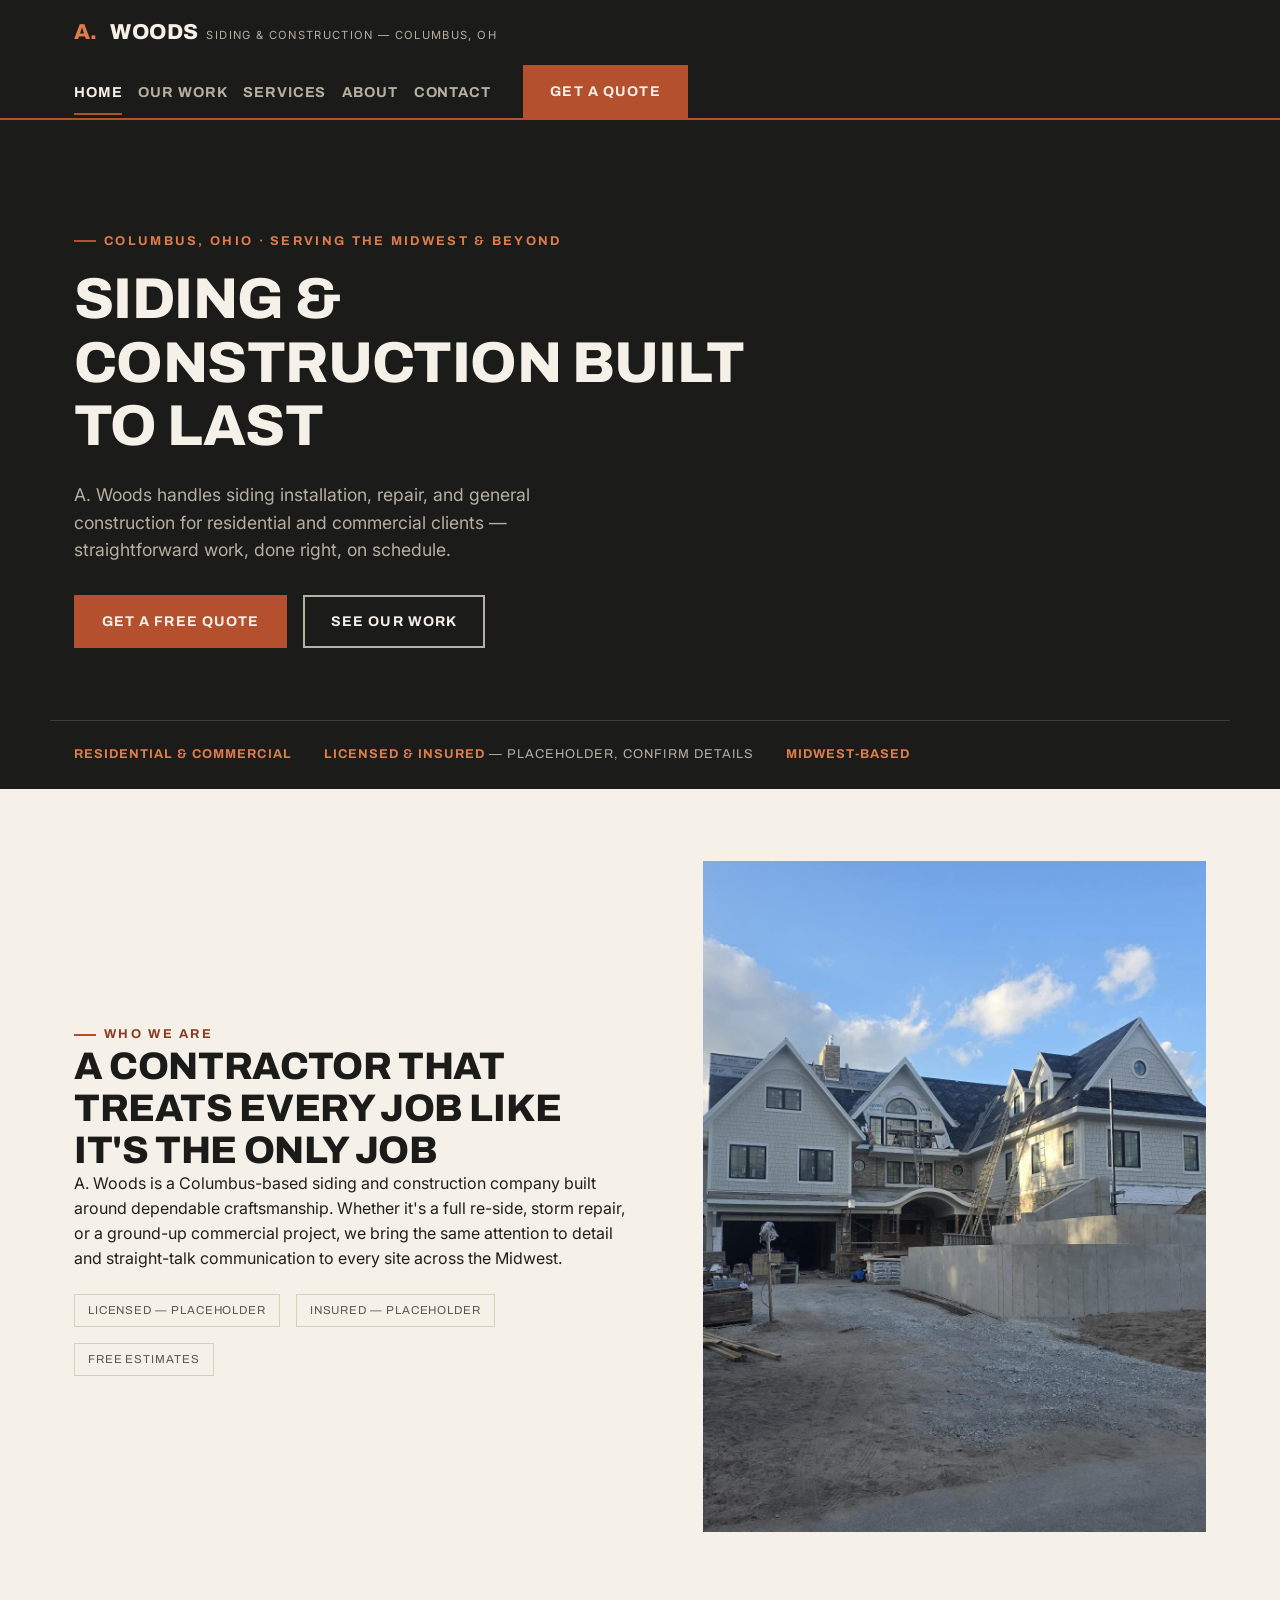
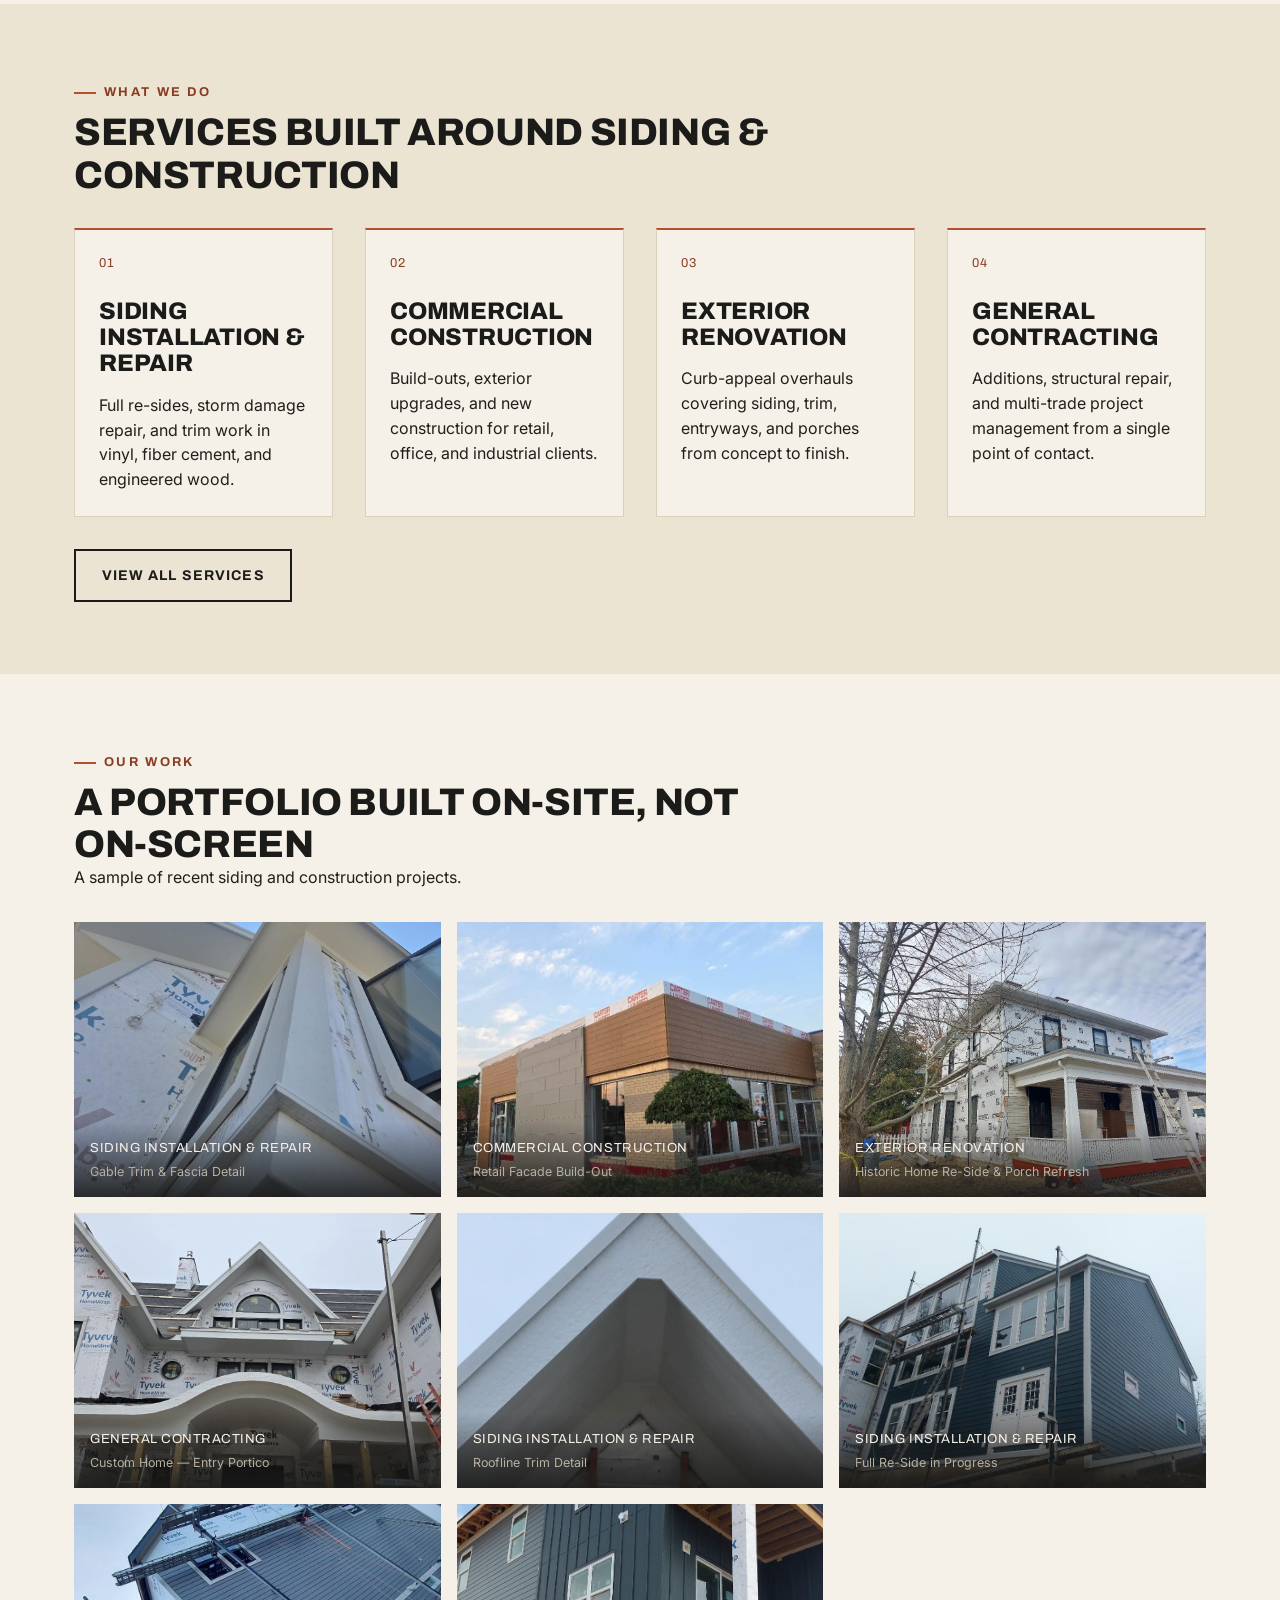
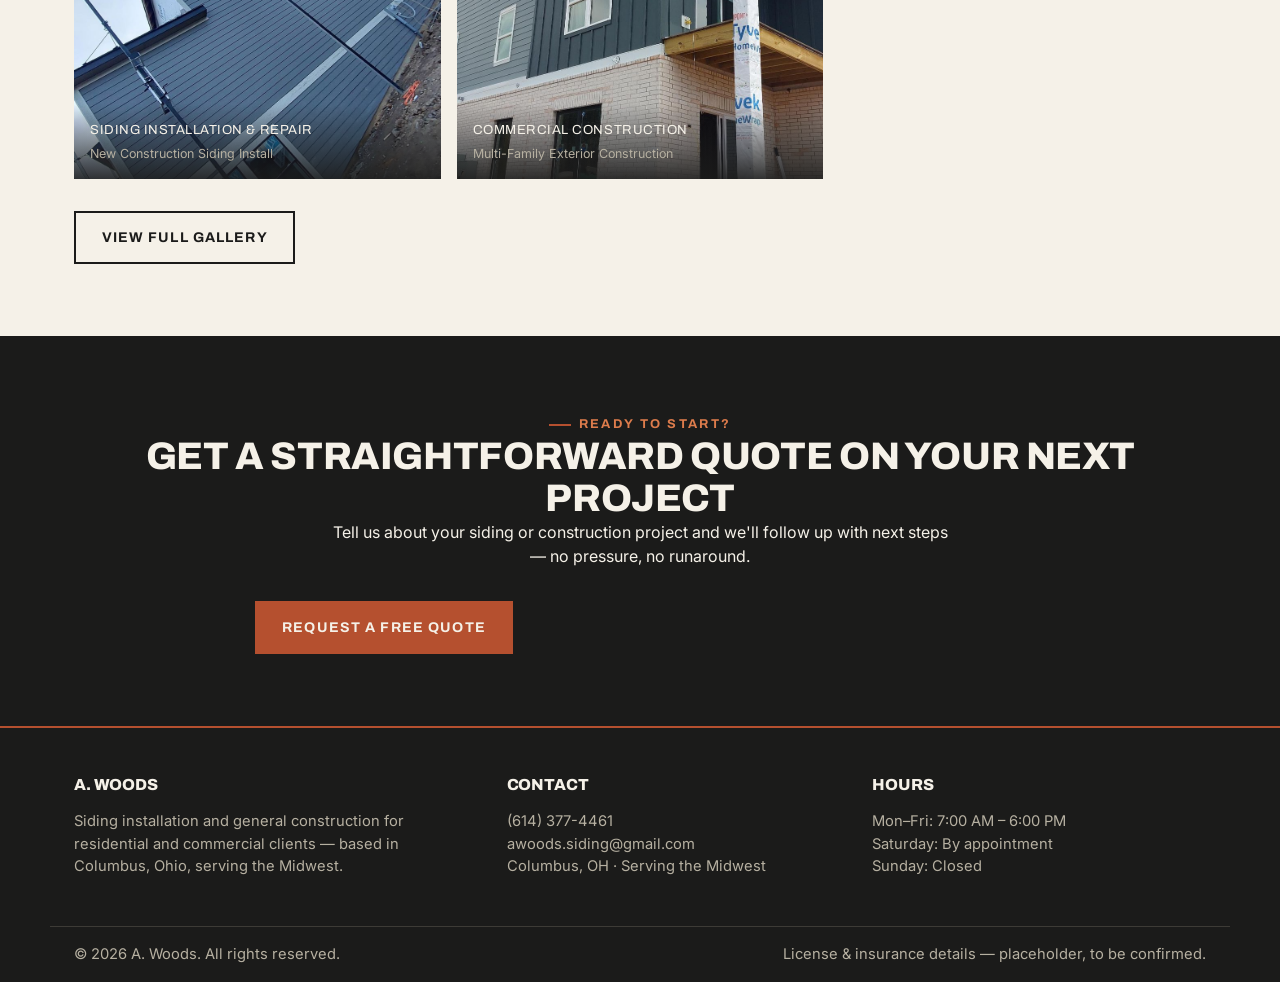
<file: index.html>
<!DOCTYPE html>
<html lang="en">
<head>
  <meta charset="UTF-8" />
  <meta name="viewport" content="width=device-width, initial-scale=1.0" />
  <title>A. Woods | Siding &amp; Construction Contractor — Columbus, OH</title>
  <meta name="description" content="A. Woods is a Columbus, Ohio-based siding installation and general construction contractor serving the Midwest. Explore our project gallery and request a free quote." />
  <meta property="og:title" content="A. Woods | Siding & Construction Contractor" />
  <meta property="og:description" content="Siding installation and general construction, residential and commercial. Based in Columbus, Ohio — serving the Midwest and beyond." />
  <meta property="og:type" content="website" />
  <meta property="og:url" content="https://a-woods.com/" />
  <link rel="canonical" href="https://a-woods.com/" />
  <link rel="icon" type="image/svg+xml" href="images/icons/favicon.svg" />
  <link rel="preconnect" href="https://fonts.googleapis.com" />
  <link rel="preconnect" href="https://fonts.gstatic.com" crossorigin />
  <link href="https://fonts.googleapis.com/css2?family=Archivo:wght@700;800&family=Inter:wght@400;500;600&display=swap" rel="stylesheet" />
  <link rel="stylesheet" href="css/base.css" />
  <link rel="stylesheet" href="css/layout.css" />
  <link rel="stylesheet" href="css/components.css" />
</head>
<body>
  <a class="skip-link" href="#main">Skip to content</a>

  <header class="site-header">
    <div class="container site-header__bar">
      <a class="brand" href="index.html"><span class="brand__mark">A.</span>&nbsp;Woods<span class="brand__tag">Siding &amp; Construction — Columbus, OH</span></a>
      <button type="button" class="nav-toggle" id="nav-toggle" aria-expanded="false" aria-controls="site-nav">
        <span class="visually-hidden">Menu</span>
        <span class="nav-toggle__icon" aria-hidden="true"></span>
      </button>
    </div>
    <nav class="site-nav container" id="site-nav" aria-label="Primary">
      <ul class="site-nav__list">
        <li><a class="site-nav__link" href="index.html" aria-current="page">Home</a></li>
        <li><a class="site-nav__link" href="gallery.html">Our Work</a></li>
        <li><a class="site-nav__link" href="services.html">Services</a></li>
        <li><a class="site-nav__link" href="about.html">About</a></li>
        <li><a class="site-nav__link" href="contact.html">Contact</a></li>
      </ul>
      <a class="btn btn--primary site-nav__cta" href="contact.html">Get a Quote</a>
    </nav>
  </header>

  <main id="main">
    <section class="hero">
      <!-- No background photo yet — a solid panel reads cleaner than a stretched
           placeholder graphic at wide aspect ratios. Add a real job-site or
           finished-project photo into hero__media (see README) once available. -->
      <div class="hero__scrim"></div>
      <div class="container hero__content">
        <p class="eyebrow" style="color:var(--accent-light)">Columbus, Ohio · Serving the Midwest &amp; Beyond</p>
        <h1>Siding &amp; Construction Built to Last</h1>
        <p class="hero__lede">A. Woods handles siding installation, repair, and general construction for residential and commercial clients — straightforward work, done right, on schedule.</p>
        <div class="hero__actions">
          <a class="btn btn--primary" href="contact.html">Get a Free Quote</a>
          <a class="btn btn--outline" href="gallery.html">See Our Work</a>
        </div>
      </div>
      <div class="container hero__strip">
        <span><strong>Residential &amp; Commercial</strong></span>
        <span><strong>Licensed &amp; Insured</strong> — placeholder, confirm details</span>
        <span><strong>Midwest-Based</strong></span>
      </div>
    </section>

    <section class="section">
      <div class="container split">
        <div>
          <p class="eyebrow">Who We Are</p>
          <h2>A Contractor That Treats Every Job Like It's the Only Job</h2>
          <p>A. Woods is a Columbus-based siding and construction company built around dependable craftsmanship. Whether it's a full re-side, storm repair, or a ground-up commercial project, we bring the same attention to detail and straight-talk communication to every site across the Midwest.</p>
          <div class="badge-row">
            <span class="badge">Licensed — placeholder</span>
            <span class="badge">Insured — placeholder</span>
            <span class="badge">Free Estimates</span>
          </div>
        </div>
        <div>
          <img src="images/gallery/general-contracting-02.jpg" alt="Large custom home with completed shake-style siding, stone accents, multiple gables, and a poured concrete retaining wall." loading="lazy" decoding="async" width="1080" height="1440" />
        </div>
      </div>
    </section>

    <section class="section section--dim">
      <div class="container">
        <div class="section-head">
          <p class="eyebrow">What We Do</p>
          <h2>Services Built Around Siding &amp; Construction</h2>
        </div>
        <div class="grid grid--4">
          <article class="card card--service">
            <span class="card--service__index">01</span>
            <h3>Siding Installation &amp; Repair</h3>
            <p>Full re-sides, storm damage repair, and trim work in vinyl, fiber cement, and engineered wood.</p>
          </article>
          <article class="card card--service">
            <span class="card--service__index">02</span>
            <h3>Commercial Construction</h3>
            <p>Build-outs, exterior upgrades, and new construction for retail, office, and industrial clients.</p>
          </article>
          <article class="card card--service">
            <span class="card--service__index">03</span>
            <h3>Exterior Renovation</h3>
            <p>Curb-appeal overhauls covering siding, trim, entryways, and porches from concept to finish.</p>
          </article>
          <article class="card card--service">
            <span class="card--service__index">04</span>
            <h3>General Contracting</h3>
            <p>Additions, structural repair, and multi-trade project management from a single point of contact.</p>
          </article>
        </div>
        <p style="margin-top: var(--space-4);"><a class="btn btn--outline-ink" href="services.html">View All Services</a></p>
      </div>
    </section>

    <section class="section">
      <div class="container">
        <div class="section-head">
          <p class="eyebrow">Our Work</p>
          <h2>A Portfolio Built On-Site, Not On-Screen</h2>
          <p>A sample of recent siding and construction projects.</p>
        </div>
        <div class="gallery-grid" id="gallery-preview" aria-live="polite"></div>
        <p style="margin-top: var(--space-4);"><a class="btn btn--outline-ink" href="gallery.html">View Full Gallery</a></p>
      </div>
    </section>

    <section class="section section--ink">
      <div class="container" style="text-align:center;">
        <p class="eyebrow" style="justify-content:center;color:var(--accent-light)">Ready to Start?</p>
        <h2>Get a Straightforward Quote on Your Next Project</h2>
        <p style="margin-inline:auto;">Tell us about your siding or construction project and we'll follow up with next steps — no pressure, no runaround.</p>
        <p style="margin-top: var(--space-4);"><a class="btn btn--primary" href="contact.html">Request a Free Quote</a></p>
      </div>
    </section>
  </main>

  <footer class="site-footer">
    <div class="container site-footer__grid">
      <div>
        <h3>A. Woods</h3>
        <p>Siding installation and general construction for residential and commercial clients — based in Columbus, Ohio, serving the Midwest.</p>
      </div>
      <div>
        <h3>Contact</h3>
        <ul>
          <li><a href="tel:+16143774461">(614) 377-4461</a></li>
          <li><a href="mailto:awoods.siding@gmail.com">awoods.siding@gmail.com</a></li>
          <li>Columbus, OH · Serving the Midwest</li>
        </ul>
      </div>
      <div>
        <h3>Hours</h3>
        <ul>
          <li>Mon–Fri: 7:00 AM – 6:00 PM</li>
          <li>Saturday: By appointment</li>
          <li>Sunday: Closed</li>
        </ul>
      </div>
    </div>
    <div class="container site-footer__bottom">
      <p>&copy; <span id="year">2026</span> A. Woods. All rights reserved.</p>
      <p>License &amp; insurance details — placeholder, to be confirmed.</p>
    </div>
  </footer>

  <script src="js/config.js"></script>
  <script src="js/nav.js" defer></script>
  <script src="js/gallery.js" defer></script>
</body>
</html>
</file>
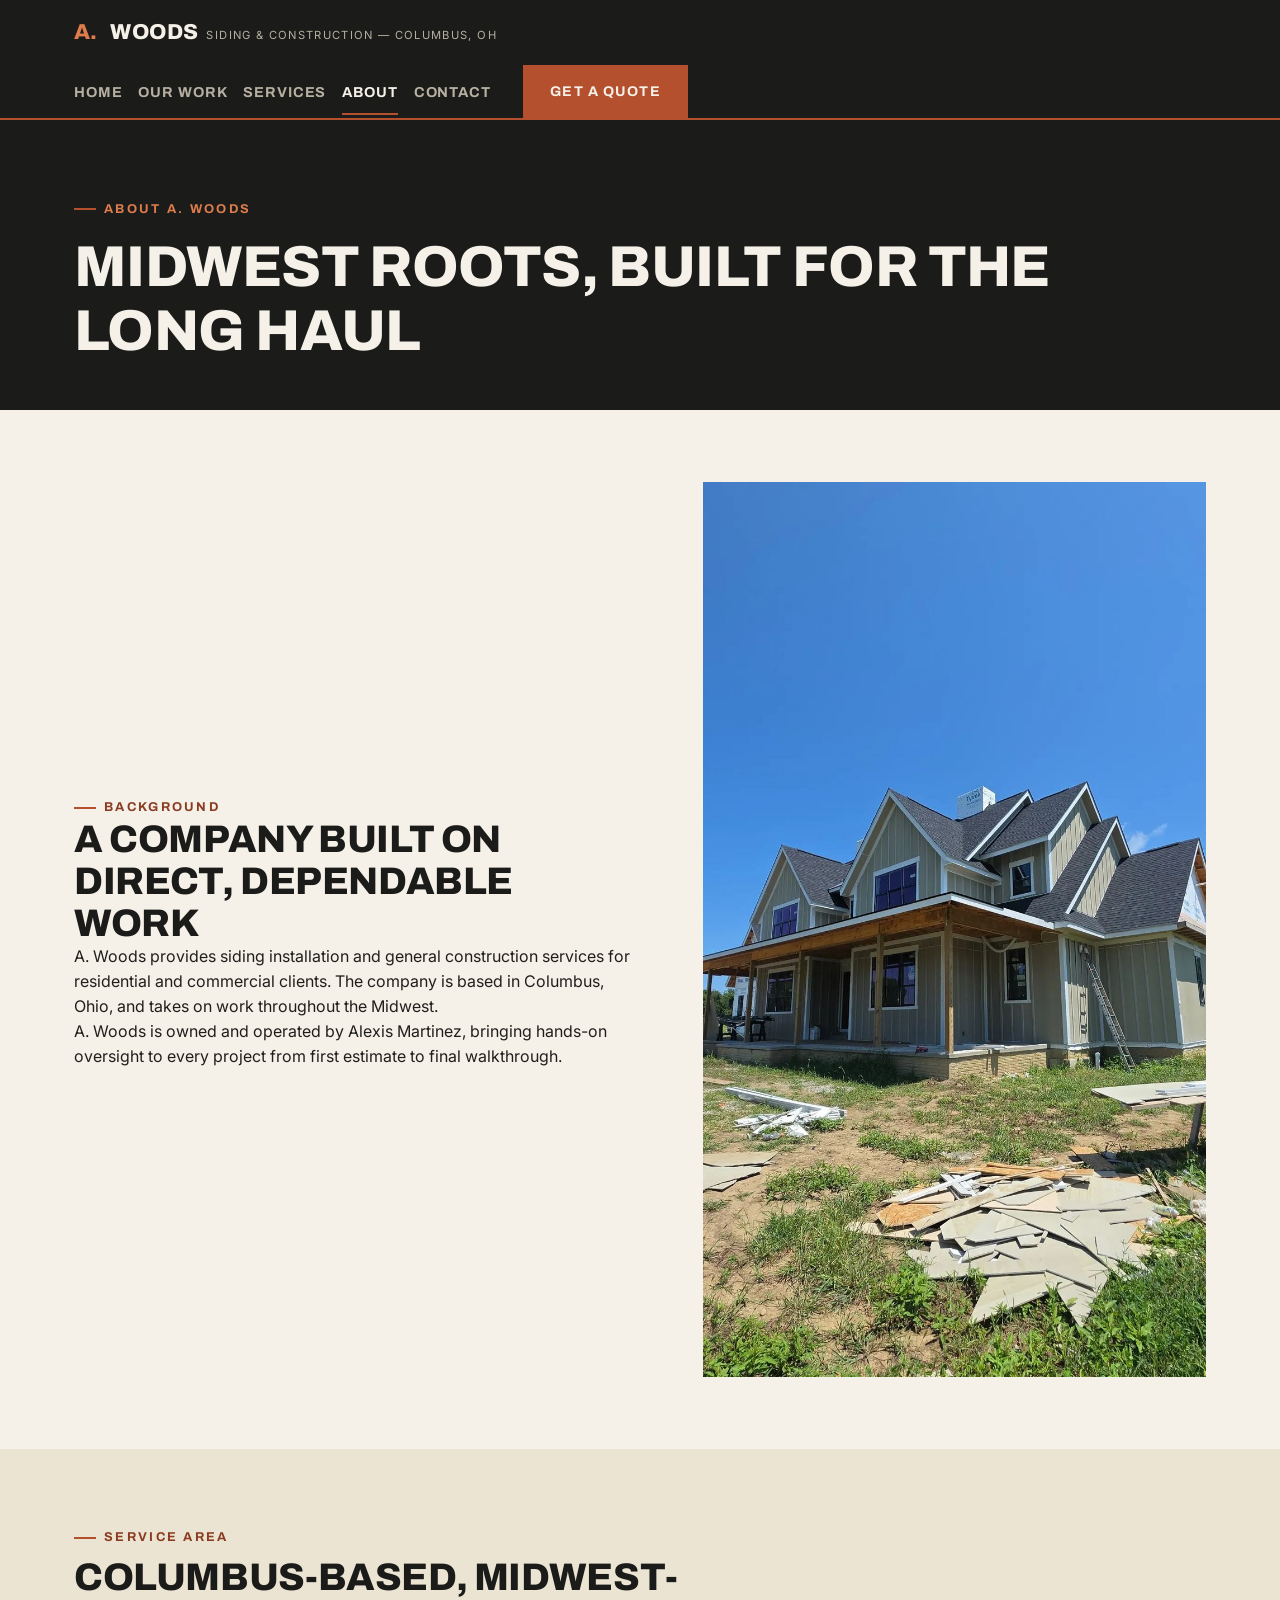
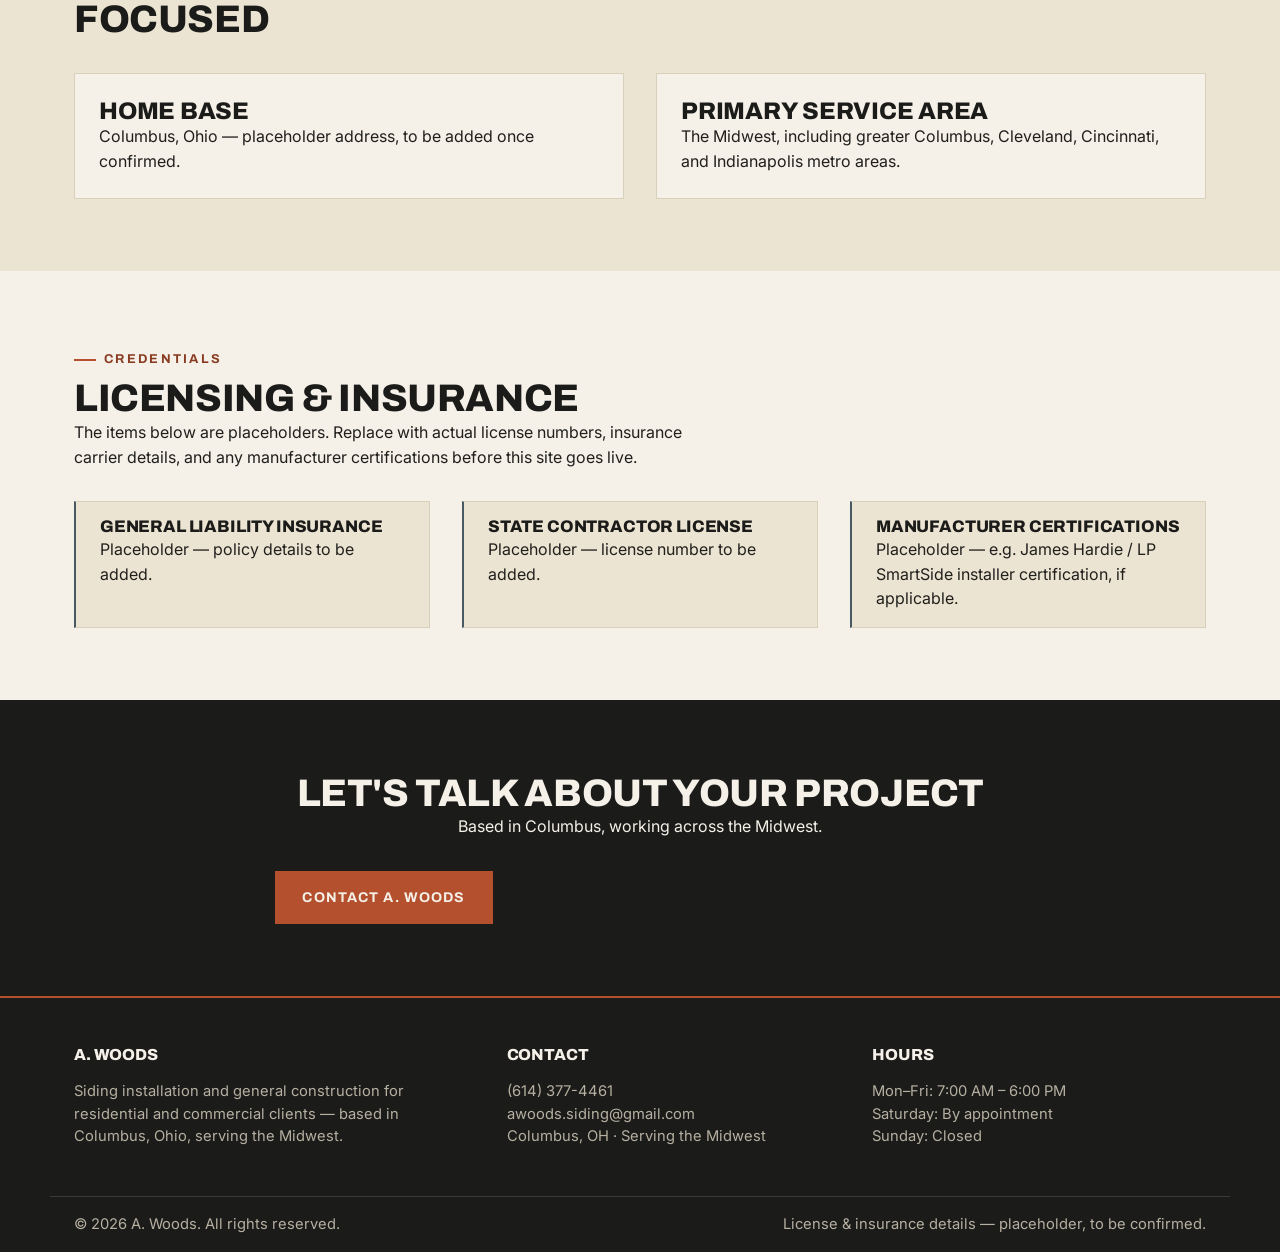
<file: about.html>
<!DOCTYPE html>
<html lang="en">
<head>
  <meta charset="UTF-8" />
  <meta name="viewport" content="width=device-width, initial-scale=1.0" />
  <title>About | A. Woods Siding &amp; Construction</title>
  <meta name="description" content="A. Woods is a Columbus, Ohio-based siding and construction contractor serving the Midwest. Learn about our background and service area." />
  <meta property="og:title" content="About | A. Woods" />
  <meta property="og:description" content="Columbus, Ohio-based siding and construction contractor serving the Midwest and beyond." />
  <meta property="og:type" content="website" />
  <meta property="og:url" content="https://a-woods.com/about.html" />
  <link rel="canonical" href="https://a-woods.com/about.html" />
  <link rel="icon" type="image/svg+xml" href="images/icons/favicon.svg" />
  <link rel="preconnect" href="https://fonts.googleapis.com" />
  <link rel="preconnect" href="https://fonts.gstatic.com" crossorigin />
  <link href="https://fonts.googleapis.com/css2?family=Archivo:wght@700;800&family=Inter:wght@400;500;600&display=swap" rel="stylesheet" />
  <link rel="stylesheet" href="css/base.css" />
  <link rel="stylesheet" href="css/layout.css" />
  <link rel="stylesheet" href="css/components.css" />
</head>
<body>
  <a class="skip-link" href="#main">Skip to content</a>

  <header class="site-header">
    <div class="container site-header__bar">
      <a class="brand" href="index.html"><span class="brand__mark">A.</span>&nbsp;Woods<span class="brand__tag">Siding &amp; Construction — Columbus, OH</span></a>
      <button type="button" class="nav-toggle" id="nav-toggle" aria-expanded="false" aria-controls="site-nav">
        <span class="visually-hidden">Menu</span>
        <span class="nav-toggle__icon" aria-hidden="true"></span>
      </button>
    </div>
    <nav class="site-nav container" id="site-nav" aria-label="Primary">
      <ul class="site-nav__list">
        <li><a class="site-nav__link" href="index.html">Home</a></li>
        <li><a class="site-nav__link" href="gallery.html">Our Work</a></li>
        <li><a class="site-nav__link" href="services.html">Services</a></li>
        <li><a class="site-nav__link" href="about.html" aria-current="page">About</a></li>
        <li><a class="site-nav__link" href="contact.html">Contact</a></li>
      </ul>
      <a class="btn btn--primary site-nav__cta" href="contact.html">Get a Quote</a>
    </nav>
  </header>

  <main id="main">
    <section class="page-banner">
      <!-- No background photo yet — solid panel until a real photo is available. -->
      <div class="page-banner__scrim"></div>
      <div class="container page-banner__content">
        <p class="eyebrow" style="color:var(--accent-light)">About A. Woods</p>
        <h1>Midwest Roots, Built for the Long Haul</h1>
      </div>
    </section>

    <section class="section">
      <div class="container split">
        <div>
          <p class="eyebrow">Background</p>
          <h2>A Company Built on Direct, Dependable Work</h2>
          <p>A. Woods provides siding installation and general construction services for residential and commercial clients. The company is based in Columbus, Ohio, and takes on work throughout the Midwest.</p>
          <p>A. Woods is owned and operated by Alexis Martinez, bringing hands-on oversight to every project from first estimate to final walkthrough.</p>
        </div>
        <div>
          <img src="images/gallery/general-contracting-03.jpg" alt="New construction farmhouse-style home with sage green board-and-batten siding and a wraparound covered porch, under a clear blue sky." loading="lazy" decoding="async" width="900" height="1600" />
        </div>
      </div>
    </section>

    <section class="section section--dim">
      <div class="container">
        <div class="section-head">
          <p class="eyebrow">Service Area</p>
          <h2>Columbus-Based, Midwest-Focused</h2>
        </div>
        <div class="grid grid--2">
          <div class="card">
            <h3>Home Base</h3>
            <p>Columbus, Ohio — placeholder address, to be added once confirmed.</p>
          </div>
          <div class="card">
            <h3>Primary Service Area</h3>
            <p>The Midwest, including greater Columbus, Cleveland, Cincinnati, and Indianapolis metro areas.</p>
          </div>
        </div>
      </div>
    </section>

    <section class="section">
      <div class="container">
        <div class="section-head">
          <p class="eyebrow">Credentials</p>
          <h2>Licensing &amp; Insurance</h2>
          <p>The items below are placeholders. Replace with actual license numbers, insurance carrier details, and any manufacturer certifications before this site goes live.</p>
        </div>
        <div class="grid grid--3">
          <div class="card card--credential">
            <h4>General Liability Insurance</h4>
            <p>Placeholder — policy details to be added.</p>
          </div>
          <div class="card card--credential">
            <h4>State Contractor License</h4>
            <p>Placeholder — license number to be added.</p>
          </div>
          <div class="card card--credential">
            <h4>Manufacturer Certifications</h4>
            <p>Placeholder — e.g. James Hardie / LP SmartSide installer certification, if applicable.</p>
          </div>
        </div>
      </div>
    </section>

    <section class="section section--ink">
      <div class="container" style="text-align:center;">
        <h2>Let's Talk About Your Project</h2>
        <p style="margin-inline:auto;">Based in Columbus, working across the Midwest.</p>
        <p style="margin-top: var(--space-4);"><a class="btn btn--primary" href="contact.html">Contact A. Woods</a></p>
      </div>
    </section>
  </main>

  <footer class="site-footer">
    <div class="container site-footer__grid">
      <div>
        <h3>A. Woods</h3>
        <p>Siding installation and general construction for residential and commercial clients — based in Columbus, Ohio, serving the Midwest.</p>
      </div>
      <div>
        <h3>Contact</h3>
        <ul>
          <li><a href="tel:+16143774461">(614) 377-4461</a></li>
          <li><a href="mailto:awoods.siding@gmail.com">awoods.siding@gmail.com</a></li>
          <li>Columbus, OH · Serving the Midwest</li>
        </ul>
      </div>
      <div>
        <h3>Hours</h3>
        <ul>
          <li>Mon–Fri: 7:00 AM – 6:00 PM</li>
          <li>Saturday: By appointment</li>
          <li>Sunday: Closed</li>
        </ul>
      </div>
    </div>
    <div class="container site-footer__bottom">
      <p>&copy; <span id="year">2026</span> A. Woods. All rights reserved.</p>
      <p>License &amp; insurance details — placeholder, to be confirmed.</p>
    </div>
  </footer>

  <script src="js/config.js"></script>
  <script src="js/nav.js" defer></script>
</body>
</html>
</file>
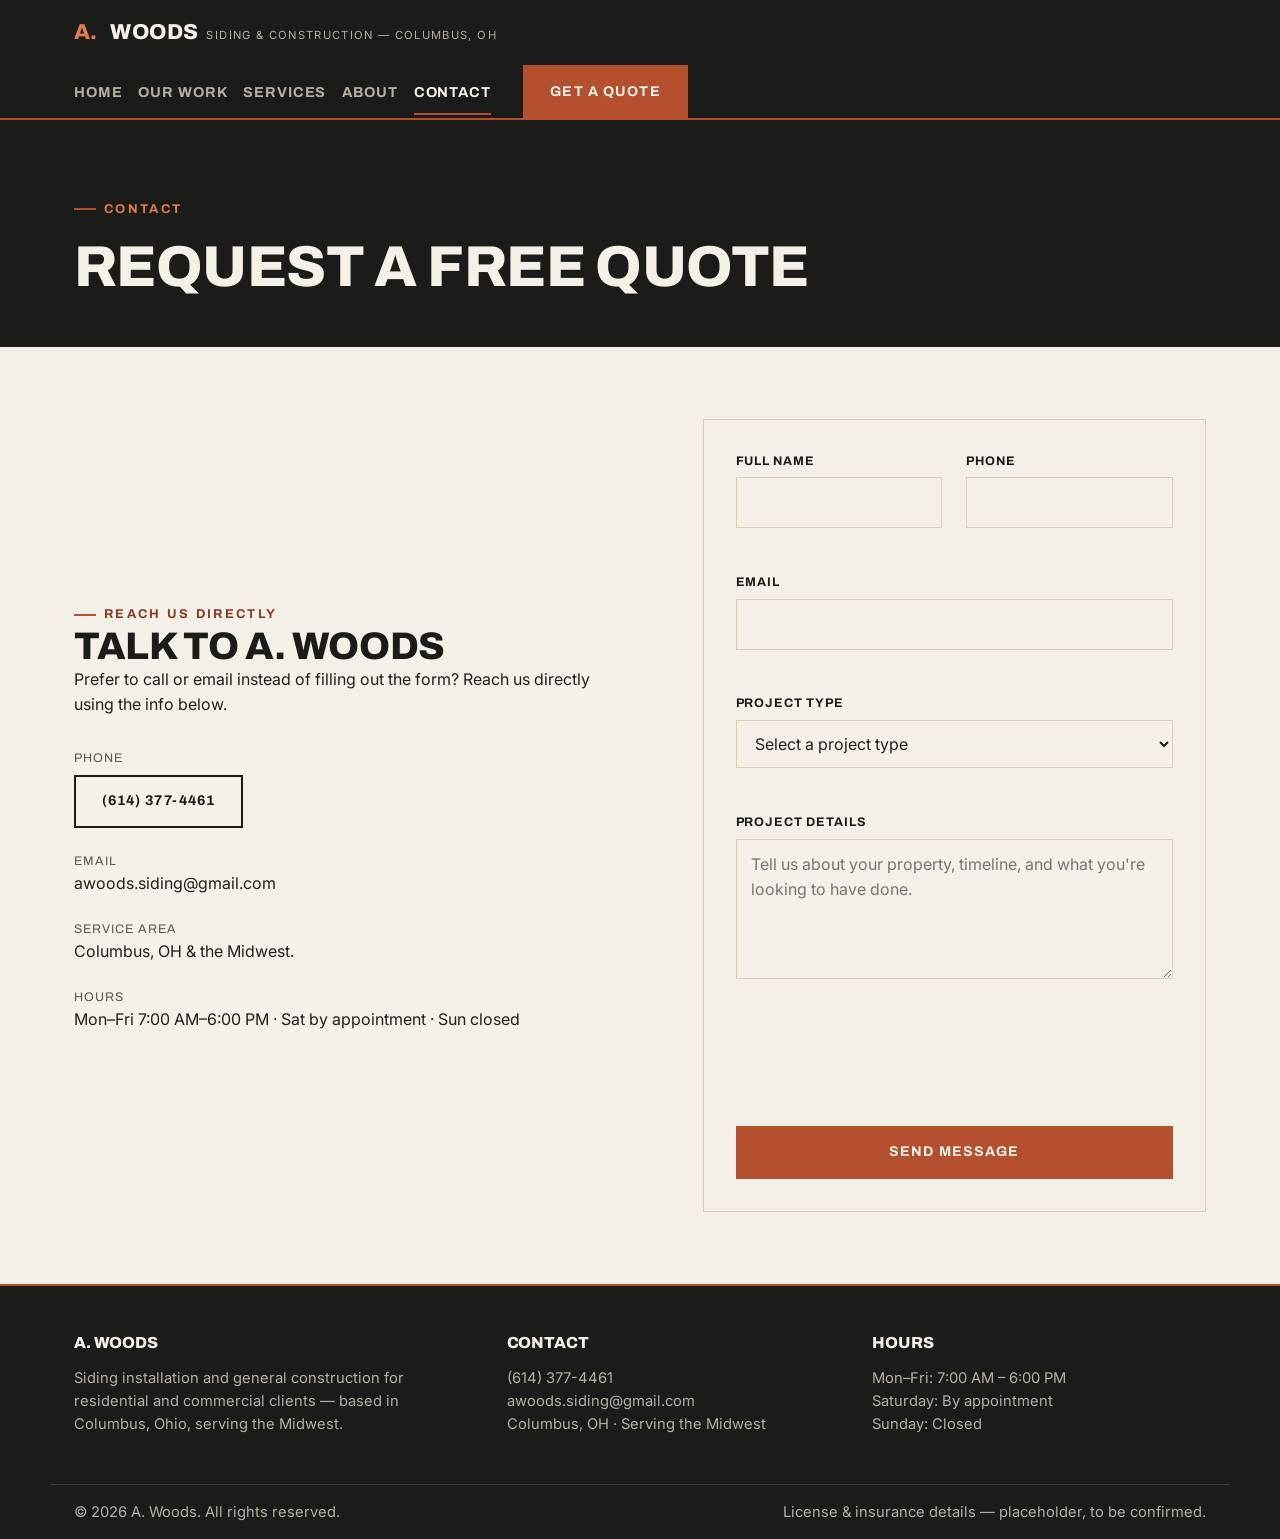
<file: contact.html>
<!DOCTYPE html>
<html lang="en">
<head>
  <meta charset="UTF-8" />
  <meta name="viewport" content="width=device-width, initial-scale=1.0" />
  <title>Contact | A. Woods Siding &amp; Construction</title>
  <meta name="description" content="Request a free quote from A. Woods, a Columbus, Ohio-based siding and construction contractor serving the Midwest and beyond. Call, email, or send a project inquiry." />
  <meta property="og:title" content="Contact | A. Woods" />
  <meta property="og:description" content="Request a free quote from A. Woods — siding installation and general construction." />
  <meta property="og:type" content="website" />
  <meta property="og:url" content="https://a-woods.com/contact.html" />
  <link rel="canonical" href="https://a-woods.com/contact.html" />
  <link rel="icon" type="image/svg+xml" href="images/icons/favicon.svg" />
  <link rel="preconnect" href="https://fonts.googleapis.com" />
  <link rel="preconnect" href="https://fonts.gstatic.com" crossorigin />
  <link href="https://fonts.googleapis.com/css2?family=Archivo:wght@700;800&family=Inter:wght@400;500;600&display=swap" rel="stylesheet" />
  <link rel="stylesheet" href="css/base.css" />
  <link rel="stylesheet" href="css/layout.css" />
  <link rel="stylesheet" href="css/components.css" />
</head>
<body>
  <a class="skip-link" href="#main">Skip to content</a>

  <header class="site-header">
    <div class="container site-header__bar">
      <a class="brand" href="index.html"><span class="brand__mark">A.</span>&nbsp;Woods<span class="brand__tag">Siding &amp; Construction — Columbus, OH</span></a>
      <button type="button" class="nav-toggle" id="nav-toggle" aria-expanded="false" aria-controls="site-nav">
        <span class="visually-hidden">Menu</span>
        <span class="nav-toggle__icon" aria-hidden="true"></span>
      </button>
    </div>
    <nav class="site-nav container" id="site-nav" aria-label="Primary">
      <ul class="site-nav__list">
        <li><a class="site-nav__link" href="index.html">Home</a></li>
        <li><a class="site-nav__link" href="gallery.html">Our Work</a></li>
        <li><a class="site-nav__link" href="services.html">Services</a></li>
        <li><a class="site-nav__link" href="about.html">About</a></li>
        <li><a class="site-nav__link" href="contact.html" aria-current="page">Contact</a></li>
      </ul>
      <a class="btn btn--primary site-nav__cta" href="contact.html">Get a Quote</a>
    </nav>
  </header>

  <main id="main">
    <section class="page-banner">
      <!-- No background photo yet — solid panel until a real photo is available. -->
      <div class="page-banner__scrim"></div>
      <div class="container page-banner__content">
        <p class="eyebrow" style="color:var(--accent-light)">Contact</p>
        <h1>Request a Free Quote</h1>
      </div>
    </section>

    <section class="section">
      <div class="container split">
        <div>
          <p class="eyebrow">Reach Us Directly</p>
          <h2>Talk to A. Woods</h2>
          <p>Prefer to call or email instead of filling out the form? Reach us directly using the info below.</p>

          <dl style="margin-top: var(--space-4); display:grid; gap: var(--space-3);">
            <div>
              <dt style="font-family:var(--font-head); font-size:0.78rem; letter-spacing:0.08em; text-transform:uppercase; color:var(--text-muted);">Phone</dt>
              <dd><a class="btn btn--outline-ink" style="margin-top:0.4rem;" href="tel:+16143774461">(614) 377-4461</a></dd>
            </div>
            <div>
              <dt style="font-family:var(--font-head); font-size:0.78rem; letter-spacing:0.08em; text-transform:uppercase; color:var(--text-muted);">Email</dt>
              <dd><a href="mailto:awoods.siding@gmail.com">awoods.siding@gmail.com</a></dd>
            </div>
            <div>
              <dt style="font-family:var(--font-head); font-size:0.78rem; letter-spacing:0.08em; text-transform:uppercase; color:var(--text-muted);">Service Area</dt>
              <dd>Columbus, OH &amp; the Midwest.</dd>
            </div>
            <div>
              <dt style="font-family:var(--font-head); font-size:0.78rem; letter-spacing:0.08em; text-transform:uppercase; color:var(--text-muted);">Hours</dt>
              <dd>Mon–Fri 7:00 AM–6:00 PM · Sat by appointment · Sun closed</dd>
            </div>
          </dl>
        </div>

        <div class="card" style="padding: var(--space-4);">
          <form id="contact-form" class="form" novalidate>
            <div class="form__row form__row--2">
              <div class="field">
                <label for="name">Full Name</label>
                <input type="text" id="name" name="name" autocomplete="name" required />
                <p class="field__error" role="alert"></p>
              </div>
              <div class="field">
                <label for="phone">Phone</label>
                <input type="tel" id="phone" name="phone" autocomplete="tel" required />
                <p class="field__error" role="alert"></p>
              </div>
            </div>

            <div class="field">
              <label for="email">Email</label>
              <input type="email" id="email" name="email" autocomplete="email" required />
              <p class="field__error" role="alert"></p>
            </div>

            <div class="field">
              <label for="project_type">Project Type</label>
              <select id="project_type" name="project_type" required>
                <option value="" selected disabled>Select a project type</option>
                <option value="Siding Installation & Repair">Siding Installation &amp; Repair</option>
                <option value="Commercial Construction">Commercial Construction</option>
                <option value="Exterior Renovation">Exterior Renovation</option>
                <option value="General Contracting">General Contracting</option>
                <option value="Other / Not Sure">Other / Not Sure</option>
              </select>
              <p class="field__error" role="alert"></p>
            </div>

            <div class="field">
              <label for="message">Project Details</label>
              <textarea id="message" name="message" required placeholder="Tell us about your property, timeline, and what you're looking to have done."></textarea>
              <p class="field__error" role="alert"></p>
            </div>

            <!-- Honeypot — hidden from real visitors; Web3Forms treats a filled
                 "botcheck" field as a spam signal and rejects the submission. -->
            <div class="field field--honeypot">
              <label for="botcheck">Leave this field empty</label>
              <input type="checkbox" id="botcheck" name="botcheck" tabindex="-1" autocomplete="off" />
            </div>

            <!-- hCaptcha via Web3Forms' native integration — no separate hCaptcha
                 account needed. Enable it for this form in the Web3Forms
                 dashboard (Form Settings -> Spam Protection -> hCaptcha):
                 https://docs.web3forms.com/getting-started/customizations/spam-protection/hcaptcha -->
            <div class="h-captcha-wrap">
              <div class="h-captcha" data-captcha="true" data-size="compact"></div>
            </div>

            <p class="form-status" id="form-status" role="status" aria-live="polite"></p>

            <button type="submit" class="btn btn--primary btn--block">Send Message</button>
          </form>
        </div>
      </div>
    </section>
  </main>

  <footer class="site-footer">
    <div class="container site-footer__grid">
      <div>
        <h3>A. Woods</h3>
        <p>Siding installation and general construction for residential and commercial clients — based in Columbus, Ohio, serving the Midwest.</p>
      </div>
      <div>
        <h3>Contact</h3>
        <ul>
          <li><a href="tel:+16143774461">(614) 377-4461</a></li>
          <li><a href="mailto:awoods.siding@gmail.com">awoods.siding@gmail.com</a></li>
          <li>Columbus, OH · Serving the Midwest</li>
        </ul>
      </div>
      <div>
        <h3>Hours</h3>
        <ul>
          <li>Mon–Fri: 7:00 AM – 6:00 PM</li>
          <li>Saturday: By appointment</li>
          <li>Sunday: Closed</li>
        </ul>
      </div>
    </div>
    <div class="container site-footer__bottom">
      <p>&copy; <span id="year">2026</span> A. Woods. All rights reserved.</p>
      <p>License &amp; insurance details — placeholder, to be confirmed.</p>
    </div>
  </footer>

  <script src="js/config.js"></script>
  <script src="js/nav.js" defer></script>
  <script src="js/contact-form.js" defer></script>
  <!-- Renders the hCaptcha widget for any .h-captcha[data-captcha="true"] element above. -->
  <script src="https://web3forms.com/client/script.js" async defer></script>
</body>
</html>
</file>
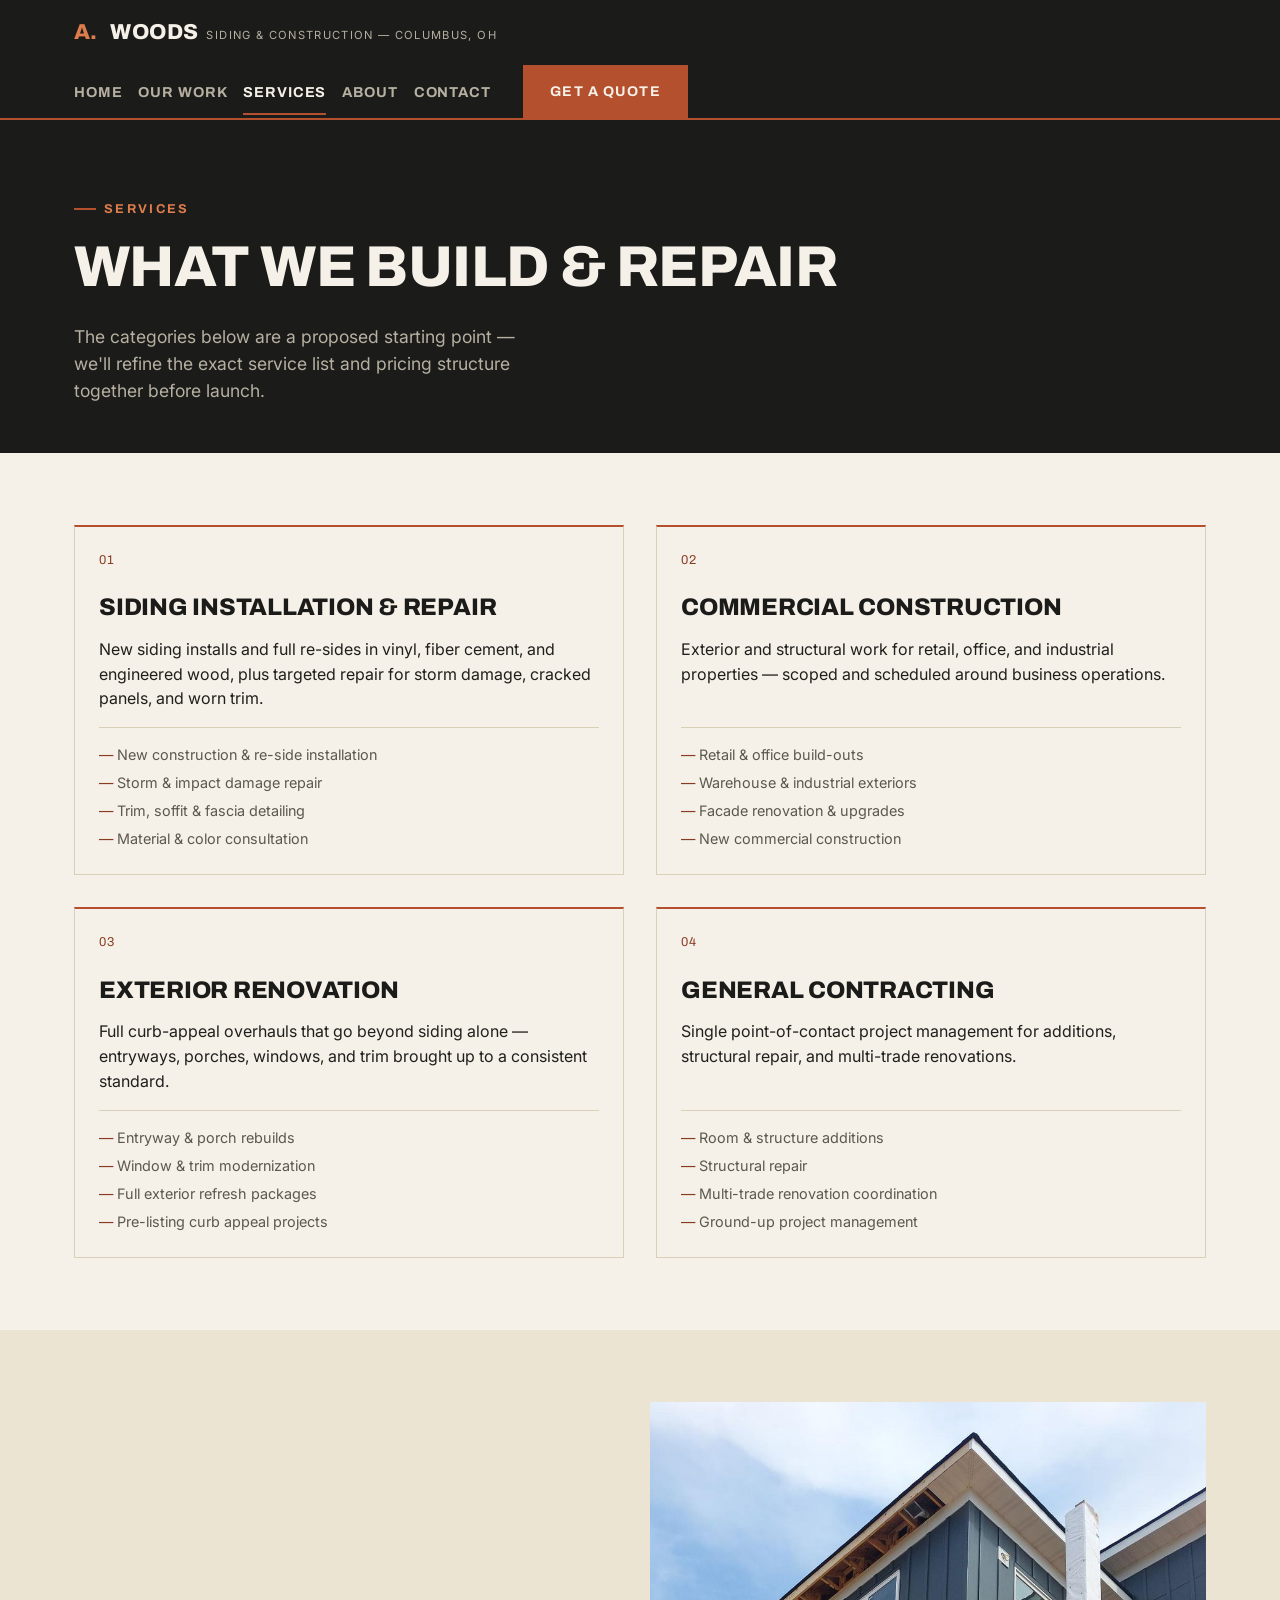
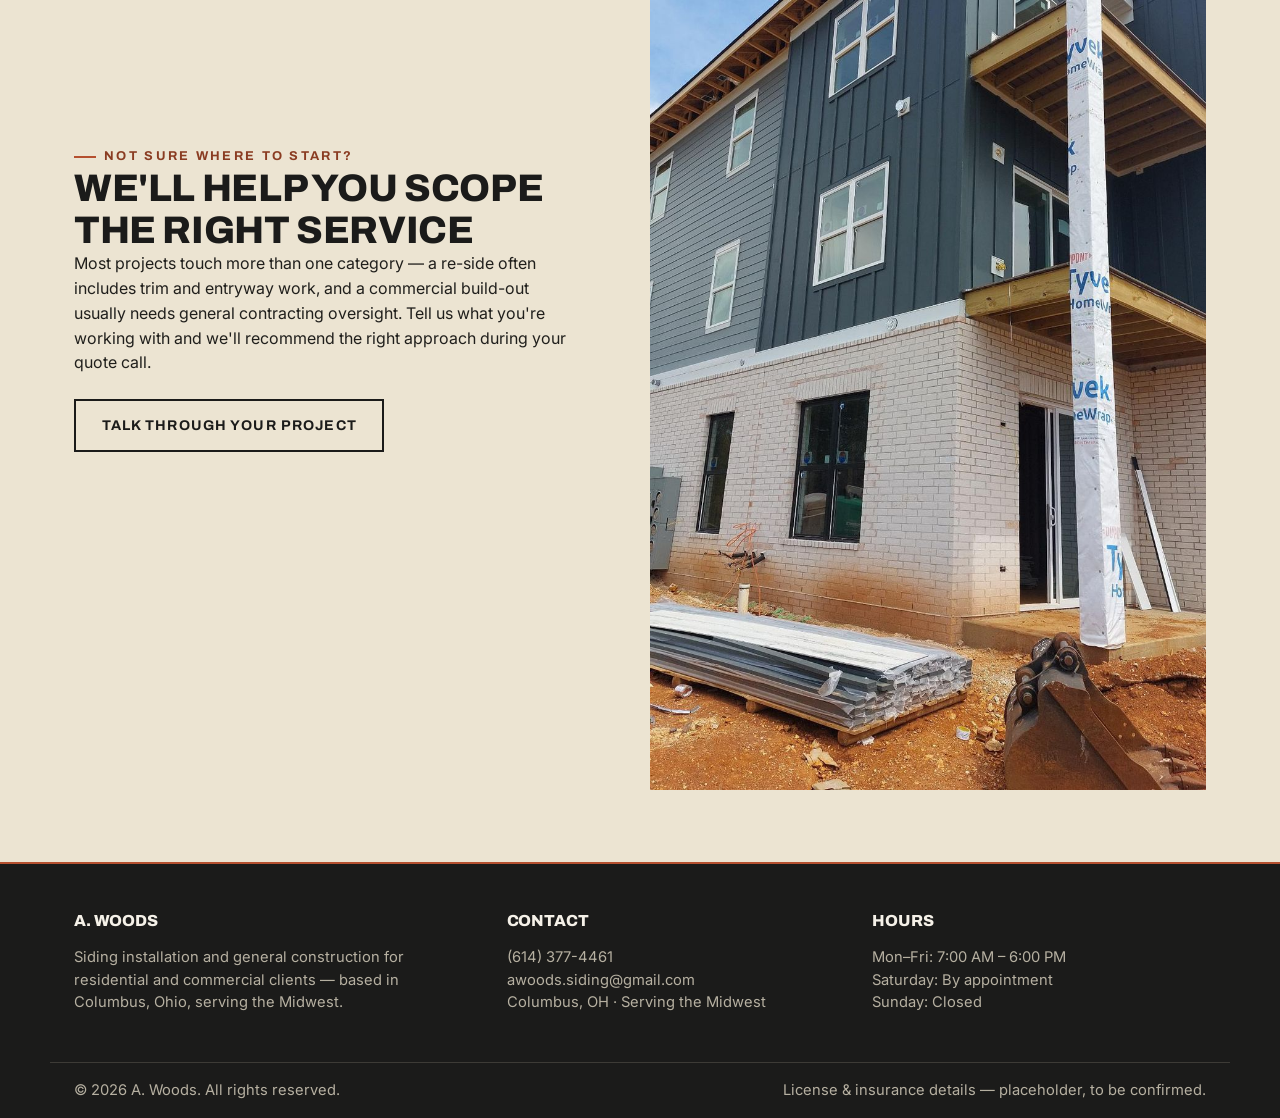
<file: services.html>
<!DOCTYPE html>
<html lang="en">
<head>
  <meta charset="UTF-8" />
  <meta name="viewport" content="width=device-width, initial-scale=1.0" />
  <title>Services | A. Woods Siding &amp; Construction</title>
  <meta name="description" content="A. Woods offers siding installation & repair, commercial construction, exterior renovation, and general contracting for residential and commercial clients in Columbus, Ohio and the Midwest." />
  <meta property="og:title" content="Services | A. Woods" />
  <meta property="og:description" content="Siding installation & repair, commercial construction, exterior renovation, and general contracting." />
  <meta property="og:type" content="website" />
  <meta property="og:url" content="https://a-woods.com/services.html" />
  <link rel="canonical" href="https://a-woods.com/services.html" />
  <link rel="icon" type="image/svg+xml" href="images/icons/favicon.svg" />
  <link rel="preconnect" href="https://fonts.googleapis.com" />
  <link rel="preconnect" href="https://fonts.gstatic.com" crossorigin />
  <link href="https://fonts.googleapis.com/css2?family=Archivo:wght@700;800&family=Inter:wght@400;500;600&display=swap" rel="stylesheet" />
  <link rel="stylesheet" href="css/base.css" />
  <link rel="stylesheet" href="css/layout.css" />
  <link rel="stylesheet" href="css/components.css" />
</head>
<body>
  <a class="skip-link" href="#main">Skip to content</a>

  <header class="site-header">
    <div class="container site-header__bar">
      <a class="brand" href="index.html"><span class="brand__mark">A.</span>&nbsp;Woods<span class="brand__tag">Siding &amp; Construction — Columbus, OH</span></a>
      <button type="button" class="nav-toggle" id="nav-toggle" aria-expanded="false" aria-controls="site-nav">
        <span class="visually-hidden">Menu</span>
        <span class="nav-toggle__icon" aria-hidden="true"></span>
      </button>
    </div>
    <nav class="site-nav container" id="site-nav" aria-label="Primary">
      <ul class="site-nav__list">
        <li><a class="site-nav__link" href="index.html">Home</a></li>
        <li><a class="site-nav__link" href="gallery.html">Our Work</a></li>
        <li><a class="site-nav__link" href="services.html" aria-current="page">Services</a></li>
        <li><a class="site-nav__link" href="about.html">About</a></li>
        <li><a class="site-nav__link" href="contact.html">Contact</a></li>
      </ul>
      <a class="btn btn--primary site-nav__cta" href="contact.html">Get a Quote</a>
    </nav>
  </header>

  <main id="main">
    <section class="page-banner">
      <!-- No background photo yet — solid panel until a real photo is available. -->
      <div class="page-banner__scrim"></div>
      <div class="container page-banner__content">
        <p class="eyebrow" style="color:var(--accent-light)">Services</p>
        <h1>What We Build &amp; Repair</h1>
        <p class="hero__lede">The categories below are a proposed starting point — we'll refine the exact service list and pricing structure together before launch.</p>
      </div>
    </section>

    <section class="section">
      <div class="container">
        <div class="grid grid--2">
          <article class="card card--service">
            <span class="card--service__index">01</span>
            <h3>Siding Installation &amp; Repair</h3>
            <p>New siding installs and full re-sides in vinyl, fiber cement, and engineered wood, plus targeted repair for storm damage, cracked panels, and worn trim.</p>
            <ul>
              <li>New construction &amp; re-side installation</li>
              <li>Storm &amp; impact damage repair</li>
              <li>Trim, soffit &amp; fascia detailing</li>
              <li>Material &amp; color consultation</li>
            </ul>
          </article>

          <article class="card card--service">
            <span class="card--service__index">02</span>
            <h3>Commercial Construction</h3>
            <p>Exterior and structural work for retail, office, and industrial properties — scoped and scheduled around business operations.</p>
            <ul>
              <li>Retail &amp; office build-outs</li>
              <li>Warehouse &amp; industrial exteriors</li>
              <li>Facade renovation &amp; upgrades</li>
              <li>New commercial construction</li>
            </ul>
          </article>

          <article class="card card--service">
            <span class="card--service__index">03</span>
            <h3>Exterior Renovation</h3>
            <p>Full curb-appeal overhauls that go beyond siding alone — entryways, porches, windows, and trim brought up to a consistent standard.</p>
            <ul>
              <li>Entryway &amp; porch rebuilds</li>
              <li>Window &amp; trim modernization</li>
              <li>Full exterior refresh packages</li>
              <li>Pre-listing curb appeal projects</li>
            </ul>
          </article>

          <article class="card card--service">
            <span class="card--service__index">04</span>
            <h3>General Contracting</h3>
            <p>Single point-of-contact project management for additions, structural repair, and multi-trade renovations.</p>
            <ul>
              <li>Room &amp; structure additions</li>
              <li>Structural repair</li>
              <li>Multi-trade renovation coordination</li>
              <li>Ground-up project management</li>
            </ul>
          </article>
        </div>
      </div>
    </section>

    <section class="section section--dim">
      <div class="container split split--reverse">
        <div>
          <img src="images/gallery/commercial-construction-02.jpg" alt="Multi-family building exterior with dark green board-and-batten siding over a brick base, balconies, and Tyvek-wrapped support post." loading="lazy" decoding="async" width="901" height="1600" />
        </div>
        <div>
          <p class="eyebrow">Not Sure Where to Start?</p>
          <h2>We'll Help You Scope the Right Service</h2>
          <p>Most projects touch more than one category — a re-side often includes trim and entryway work, and a commercial build-out usually needs general contracting oversight. Tell us what you're working with and we'll recommend the right approach during your quote call.</p>
          <p style="margin-top: var(--space-3);"><a class="btn btn--outline-ink" href="contact.html">Talk Through Your Project</a></p>
        </div>
      </div>
    </section>
  </main>

  <footer class="site-footer">
    <div class="container site-footer__grid">
      <div>
        <h3>A. Woods</h3>
        <p>Siding installation and general construction for residential and commercial clients — based in Columbus, Ohio, serving the Midwest.</p>
      </div>
      <div>
        <h3>Contact</h3>
        <ul>
          <li><a href="tel:+16143774461">(614) 377-4461</a></li>
          <li><a href="mailto:awoods.siding@gmail.com">awoods.siding@gmail.com</a></li>
          <li>Columbus, OH · Serving the Midwest</li>
        </ul>
      </div>
      <div>
        <h3>Hours</h3>
        <ul>
          <li>Mon–Fri: 7:00 AM – 6:00 PM</li>
          <li>Saturday: By appointment</li>
          <li>Sunday: Closed</li>
        </ul>
      </div>
    </div>
    <div class="container site-footer__bottom">
      <p>&copy; <span id="year">2026</span> A. Woods. All rights reserved.</p>
      <p>License &amp; insurance details — placeholder, to be confirmed.</p>
    </div>
  </footer>

  <script src="js/config.js"></script>
  <script src="js/nav.js" defer></script>
</body>
</html>
</file>
<file: css/base.css>
/* ==========================================================================
   A. Woods — base.css
   Reset, design tokens, and base typography.
   ========================================================================== */

:root {
  /* ---- Color tokens ----
     Warm charcoal + cream, rust accent, steel secondary.
     No blue/purple gradients by design — this is an industrial palette. */
  --ink: #1b1b1a;
  --ink-soft: #262523;
  --line-dark: #3d3b36;

  --paper: #f5f1e8;
  --paper-dim: #ece4d2;
  --line: #d9d0ba;

  --text: #201f1c;
  --text-muted: #5c584e;
  --text-on-ink: #f5f1e8;
  --text-on-ink-muted: #b6b0a1;

  --accent: #b5502f;       /* rust — backgrounds, borders, buttons */
  --accent-dark: #8a3c22;  /* accent text on paper (contrast-safe) */
  --accent-light: #dd7c4c; /* accent text/links on ink */

  --steel: #4a5a63;
  --steel-dark: #38454c;

  /* ---- Type ---- */
  --font-head: "Archivo", "Arial Narrow", Arial, sans-serif;
  --font-body: "Inter", -apple-system, BlinkMacSystemFont, "Segoe UI", Roboto, sans-serif;

  /* ---- Spacing scale ---- */
  --space-1: 0.5rem;
  --space-2: 1rem;
  --space-3: 1.5rem;
  --space-4: 2rem;
  --space-5: 3rem;
  --space-6: 4.5rem;
  --space-7: 6.5rem;

  --container-w: 1180px;
  --border-w: 2px;
  --focus-ring: 3px solid var(--accent-dark);
}

/* ---- Reset ---- */
*,
*::before,
*::after {
  box-sizing: border-box;
}

html {
  -webkit-text-size-adjust: 100%;
  scroll-behavior: smooth;
  overflow-x: hidden;
}

body,
h1, h2, h3, h4, p,
figure, blockquote, dl, dd {
  margin: 0;
}

ul, ol {
  margin: 0;
  padding: 0;
  list-style: none;
}

img, picture, svg {
  max-width: 100%;
  height: auto;
  display: block;
}

input, button, textarea, select {
  font: inherit;
  color: inherit;
}

button {
  cursor: pointer;
}

a {
  color: inherit;
  text-decoration: none;
}

/* Respect reduced-motion preference */
@media (prefers-reduced-motion: reduce) {
  html {
    scroll-behavior: auto;
  }
  *, *::before, *::after {
    animation-duration: 0.01ms !important;
    animation-iteration-count: 1 !important;
    transition-duration: 0.01ms !important;
  }
}

/* ---- Base typography ---- */
body {
  font-family: var(--font-body);
  background: var(--paper);
  color: var(--text);
  line-height: 1.55;
  font-size: 1rem;
  overflow-wrap: break-word;
}

h1, h2, h3, h4 {
  font-family: var(--font-head);
  font-weight: 800;
  line-height: 1.1;
  letter-spacing: -0.01em;
  color: var(--ink);
  text-transform: uppercase;
}

h1 { font-size: clamp(2.1rem, 5.5vw, 3.6rem); }
h2 { font-size: clamp(1.6rem, 3.6vw, 2.4rem); }
h3 { font-size: clamp(1.2rem, 2.2vw, 1.5rem); }
h4 { font-size: 1.05rem; }

p {
  max-width: 62ch;
}

.eyebrow {
  display: inline-flex;
  align-items: center;
  gap: var(--space-1);
  font-family: var(--font-head);
  font-weight: 700;
  font-size: 0.8rem;
  letter-spacing: 0.18em;
  text-transform: uppercase;
  color: var(--accent-dark);
}

.eyebrow::before {
  content: "";
  width: 22px;
  height: var(--border-w);
  background: var(--accent);
  display: inline-block;
}

/* ---- Focus visibility (accessibility) ---- */
a:focus-visible,
button:focus-visible,
input:focus-visible,
select:focus-visible,
textarea:focus-visible,
[tabindex]:focus-visible {
  outline: var(--focus-ring);
  outline-offset: 2px;
}

/* ---- Layout utilities ---- */
.container {
  width: 100%;
  max-width: var(--container-w);
  margin-inline: auto;
  padding-inline: var(--space-3);
}

.visually-hidden {
  position: absolute !important;
  width: 1px;
  height: 1px;
  overflow: hidden;
  clip: rect(0 0 0 0);
  white-space: nowrap;
}

.skip-link {
  position: absolute;
  left: 0;
  top: -100%;
  background: var(--accent);
  color: var(--text-on-ink);
  padding: var(--space-1) var(--space-2);
  z-index: 1000;
  font-family: var(--font-head);
  font-weight: 700;
  letter-spacing: 0.06em;
  text-transform: uppercase;
  font-size: 0.85rem;
}

.skip-link:focus {
  top: 0;
}

.section {
  padding-block: var(--space-6);
}

.section--tight {
  padding-block: var(--space-5);
}

.section--ink {
  background: var(--ink);
  color: var(--text-on-ink);
}

.section--ink h1,
.section--ink h2,
.section--ink h3 {
  color: var(--text-on-ink);
}

.section--dim {
  background: var(--paper-dim);
}

.section-head {
  max-width: 44rem;
  margin-bottom: var(--space-4);
}

.section-head h2 {
  margin-top: var(--space-1);
}
</file>
<file: css/layout.css>
/* ==========================================================================
   A. Woods — layout.css
   Header/nav, footer, and page-level grid scaffolding.
   ========================================================================== */

/* ---- Site header ---- */
.site-header {
  position: sticky;
  top: 0;
  z-index: 100;
  background: var(--ink);
  border-bottom: var(--border-w) solid var(--accent);
}

.site-header__bar {
  display: flex;
  align-items: center;
  justify-content: space-between;
  padding-block: var(--space-2);
  gap: var(--space-3);
}

.brand {
  display: flex;
  align-items: baseline;
  gap: var(--space-1);
  font-family: var(--font-head);
  color: var(--text-on-ink);
  font-size: 1.35rem;
  font-weight: 800;
  letter-spacing: 0.02em;
  text-transform: uppercase;
}

.brand__mark {
  color: var(--accent-light);
}

.brand__tag {
  display: none;
  font-family: var(--font-body);
  font-weight: 400;
  font-size: 0.7rem;
  letter-spacing: 0.12em;
  color: var(--text-on-ink-muted);
  text-transform: uppercase;
}

@media (min-width: 640px) {
  .brand__tag {
    display: inline;
  }
}

.nav-toggle {
  background: transparent;
  border: var(--border-w) solid var(--line-dark);
  color: var(--text-on-ink);
  width: 44px;
  height: 44px;
  display: inline-flex;
  align-items: center;
  justify-content: center;
  padding: 0;
}

.nav-toggle__icon,
.nav-toggle__icon::before,
.nav-toggle__icon::after {
  content: "";
  display: block;
  width: 20px;
  height: 2px;
  background: currentColor;
  position: relative;
}

.nav-toggle__icon::before {
  position: absolute;
  top: -6px;
}

.nav-toggle__icon::after {
  position: absolute;
  top: 6px;
}

@media (min-width: 900px) {
  .nav-toggle {
    display: none;
  }
}

.site-nav {
  display: none;
  flex-direction: column;
  border-top: 1px solid var(--line-dark);
}

.site-nav.is-open {
  display: flex;
}

.site-nav__list {
  display: flex;
  flex-direction: column;
}

.site-nav__link {
  display: block;
  padding: var(--space-2) var(--space-3);
  font-family: var(--font-head);
  font-weight: 700;
  font-size: 0.9rem;
  letter-spacing: 0.06em;
  text-transform: uppercase;
  color: var(--text-on-ink-muted);
  border-bottom: 1px solid var(--line-dark);
}

.site-nav__link:hover,
.site-nav__link:focus-visible,
.site-nav__link[aria-current="page"] {
  color: var(--text-on-ink);
  background: var(--ink-soft);
}

.site-nav__cta {
  margin: var(--space-2) var(--space-3);
}

@media (min-width: 900px) {
  .site-nav {
    display: flex;
    flex-direction: row;
    align-items: center;
    border-top: none;
    gap: var(--space-4);
  }

  .site-nav__list {
    flex-direction: row;
    gap: var(--space-2);
  }

  .site-nav__link {
    border-bottom: none;
    padding: var(--space-1) 0;
    position: relative;
  }

  .site-nav__link::after {
    content: "";
    position: absolute;
    left: 0;
    bottom: -4px;
    height: var(--border-w);
    width: 0;
    background: var(--accent);
    transition: width 0.15s ease-out;
  }

  .site-nav__link:hover::after,
  .site-nav__link:focus-visible::after,
  .site-nav__link[aria-current="page"]::after {
    width: 100%;
  }

  .site-nav__link:hover,
  .site-nav__link:focus-visible,
  .site-nav__link[aria-current="page"] {
    background: transparent;
  }

  .site-nav__cta {
    margin: 0;
  }
}

/* ---- Footer ---- */
.site-footer {
  background: var(--ink);
  color: var(--text-on-ink-muted);
  border-top: var(--border-w) solid var(--accent);
}

.site-footer__grid {
  display: grid;
  gap: var(--space-4);
  padding-block: var(--space-5);
}

@media (min-width: 700px) {
  .site-footer__grid {
    grid-template-columns: 1.2fr 1fr 1fr;
  }
}

.site-footer h3 {
  color: var(--text-on-ink);
  font-size: 1rem;
  margin-bottom: var(--space-2);
}

.site-footer p,
.site-footer li {
  font-size: 0.92rem;
}

.site-footer a:hover,
.site-footer a:focus-visible {
  color: var(--accent-light);
}

.site-footer__bottom {
  border-top: 1px solid var(--line-dark);
  padding-block: var(--space-2);
  font-size: 0.8rem;
  display: flex;
  flex-wrap: wrap;
  gap: var(--space-2);
  justify-content: space-between;
}

/* ---- Grid scaffolding ---- */
.grid {
  display: grid;
  gap: var(--space-4);
}

/* Grid items default to min-width:auto, which refuses to shrink narrower
   than their longest unbreakable word (e.g. an uppercase heading like
   "CONSTRUCTION") — that silently forces the whole row wider than the
   viewport on narrow screens. min-width:0 lets the track size correctly
   and text wrap as normal instead. */
.grid > *,
.split > * {
  min-width: 0;
}

.grid--2 {
  grid-template-columns: 1fr;
}

.grid--3 {
  grid-template-columns: 1fr;
}

.grid--4 {
  grid-template-columns: 1fr;
}

@media (min-width: 640px) {
  .grid--2 { grid-template-columns: repeat(2, 1fr); }
  .grid--3 { grid-template-columns: repeat(2, 1fr); }
}

@media (min-width: 700px) {
  .grid--4 { grid-template-columns: repeat(2, 1fr); }
}

@media (min-width: 960px) {
  .grid--3 { grid-template-columns: repeat(3, 1fr); }
  .grid--4 { grid-template-columns: repeat(4, 1fr); }
}

.split {
  display: grid;
  gap: var(--space-4);
  align-items: center;
}

@media (min-width: 860px) {
  .split {
    grid-template-columns: 1.05fr 0.95fr;
    gap: var(--space-6);
  }
  .split--reverse {
    grid-template-columns: 0.95fr 1.05fr;
  }
  .split--reverse > *:first-child {
    order: 2;
  }
}
</file>
<file: css/components.css>
/* ==========================================================================
   A. Woods — components.css
   Buttons, hero, cards, gallery + lightbox, forms, badges.
   ========================================================================== */

/* ---- Buttons ---- */
.btn {
  display: inline-flex;
  align-items: center;
  gap: var(--space-1);
  padding: 0.85rem 1.6rem;
  font-family: var(--font-head);
  font-weight: 700;
  font-size: 0.88rem;
  letter-spacing: 0.08em;
  text-transform: uppercase;
  border: var(--border-w) solid transparent;
  transition: transform 0.12s ease-out, background-color 0.12s ease-out, color 0.12s ease-out;
  text-align: center;
}

.btn:active {
  transform: translateY(1px);
}

.btn--primary {
  background: var(--accent);
  color: var(--text-on-ink);
  border-color: var(--accent);
}

.btn--primary:hover,
.btn--primary:focus-visible {
  background: var(--accent-dark);
  border-color: var(--accent-dark);
}

.btn--outline {
  background: transparent;
  color: var(--text-on-ink);
  border-color: var(--text-on-ink-muted);
}

.btn--outline:hover,
.btn--outline:focus-visible {
  border-color: var(--accent-light);
  color: var(--accent-light);
}

.btn--outline-ink {
  background: transparent;
  color: var(--ink);
  border-color: var(--ink);
}

.btn--outline-ink:hover,
.btn--outline-ink:focus-visible {
  background: var(--ink);
  color: var(--text-on-ink);
}

.btn--block {
  width: 100%;
  justify-content: center;
}

.btn[disabled] {
  opacity: 0.55;
  cursor: not-allowed;
}

/* ---- Hero ---- */
.hero {
  position: relative;
  color: var(--text-on-ink);
  background: var(--ink);
  overflow: hidden;
}

.hero__media {
  position: absolute;
  inset: 0;
  z-index: 0;
}

.hero__media img {
  width: 100%;
  height: 100%;
  object-fit: cover;
}

.hero__scrim {
  position: absolute;
  inset: 0;
  z-index: 1;
  background: linear-gradient(180deg, rgba(27, 27, 26, 0.78) 0%, rgba(27, 27, 26, 0.9) 100%);
}

.hero__content {
  position: relative;
  z-index: 2;
  padding-block: var(--space-7) var(--space-6);
}

.hero__content h1 {
  color: var(--text-on-ink);
  margin-top: var(--space-2);
  max-width: 20ch;
}

.hero__lede {
  margin-top: var(--space-3);
  max-width: 42ch;
  font-size: 1.1rem;
  color: var(--text-on-ink-muted);
}

.hero__actions {
  display: flex;
  flex-wrap: wrap;
  gap: var(--space-2);
  margin-top: var(--space-4);
}

.hero__strip {
  position: relative;
  z-index: 2;
  border-top: 1px solid var(--line-dark);
  display: flex;
  flex-wrap: wrap;
  gap: var(--space-4);
  padding-block: var(--space-3);
  font-family: var(--font-head);
  font-size: 0.8rem;
  letter-spacing: 0.08em;
  text-transform: uppercase;
  color: var(--text-on-ink-muted);
}

.hero__strip strong {
  color: var(--accent-light);
}

/* Simple banner variant used on interior pages (Services / Contact) */
.page-banner {
  position: relative;
  color: var(--text-on-ink);
  background: var(--ink);
}

.page-banner__media {
  position: absolute;
  inset: 0;
}

.page-banner__media img {
  width: 100%;
  height: 100%;
  object-fit: cover;
}

.page-banner__scrim {
  position: absolute;
  inset: 0;
  background: rgba(27, 27, 26, 0.82);
}

.page-banner__content {
  position: relative;
  z-index: 1;
  padding-block: var(--space-6) var(--space-5);
}

.page-banner__content h1 {
  color: var(--text-on-ink);
  margin-top: var(--space-2);
}

/* ---- Cards ---- */
.card {
  background: var(--paper);
  border: 1px solid var(--line);
  padding: var(--space-3);
  position: relative;
}

.card--service {
  border-top: var(--border-w) solid var(--accent);
  display: flex;
  flex-direction: column;
  gap: var(--space-2);
}

.card--service h3 {
  margin-top: var(--space-1);
}

.card--service__index {
  font-family: var(--font-head);
  font-size: 0.8rem;
  letter-spacing: 0.1em;
  color: var(--accent-dark);
}

.card--service ul {
  margin-top: auto;
  padding-top: var(--space-2);
  border-top: 1px solid var(--line);
  display: flex;
  flex-direction: column;
  gap: 0.35rem;
  font-size: 0.9rem;
  color: var(--text-muted);
}

.card--service li::before {
  content: "— ";
  color: var(--accent-dark);
}

.card--credential {
  border-left: var(--border-w) solid var(--steel);
  padding: var(--space-2) var(--space-3);
  background: var(--paper-dim);
}

/* ---- Gallery ---- */
.gallery-filters {
  display: flex;
  flex-wrap: wrap;
  gap: var(--space-1);
  margin-bottom: var(--space-4);
}

.filter-btn {
  border: 1px solid var(--line);
  background: transparent;
  color: var(--text-muted);
  padding: 0.55rem 1.1rem;
  font-family: var(--font-head);
  font-size: 0.78rem;
  font-weight: 700;
  letter-spacing: 0.06em;
  text-transform: uppercase;
}

.filter-btn:hover,
.filter-btn:focus-visible {
  border-color: var(--accent);
  color: var(--ink);
}

.filter-btn[aria-pressed="true"] {
  background: var(--ink);
  border-color: var(--ink);
  color: var(--text-on-ink);
}

.gallery-grid {
  display: grid;
  grid-template-columns: 1fr;
  gap: var(--space-2);
}

@media (min-width: 620px) {
  .gallery-grid {
    grid-template-columns: repeat(2, 1fr);
  }
}

@media (min-width: 960px) {
  .gallery-grid {
    grid-template-columns: repeat(3, 1fr);
  }
}

.gallery-item {
  transition: opacity 0.15s ease-out;
}

.gallery-item[hidden] {
  display: none;
}

.gallery-tile {
  position: relative;
  display: block;
  width: 100%;
  border: 0;
  padding: 0;
  background: var(--ink);
  aspect-ratio: 4 / 3;
  overflow: hidden;
}

.gallery-tile img {
  width: 100%;
  height: 100%;
  object-fit: cover;
  transition: transform 0.25s ease-out;
}

.gallery-tile:hover img,
.gallery-tile:focus-visible img {
  transform: scale(1.04);
}

.gallery-tile__caption {
  position: absolute;
  left: 0;
  right: 0;
  bottom: 0;
  padding: var(--space-2);
  background: linear-gradient(180deg, transparent, rgba(27, 27, 26, 0.88));
  color: var(--text-on-ink);
  text-align: left;
  font-family: var(--font-head);
  font-size: 0.82rem;
  letter-spacing: 0.04em;
  text-transform: uppercase;
}

.gallery-tile__caption span {
  display: block;
  font-family: var(--font-body);
  font-weight: 400;
  text-transform: none;
  letter-spacing: 0;
  font-size: 0.78rem;
  color: var(--text-on-ink-muted);
  margin-top: 0.2rem;
}

.gallery-empty {
  padding: var(--space-4);
  border: 1px dashed var(--line);
  color: var(--text-muted);
  text-align: center;
  display: none;
}

.gallery-empty.is-visible {
  display: block;
}

/* ---- Lightbox ---- */
.lightbox {
  position: fixed;
  inset: 0;
  z-index: 1000;
  display: none;
  background: rgba(15, 15, 14, 0.94);
}

.lightbox.is-open {
  display: flex;
  align-items: center;
  justify-content: center;
}

.lightbox__dialog {
  position: relative;
  width: min(92vw, 1100px);
  max-height: 88vh;
  display: flex;
  flex-direction: column;
}

.lightbox__frame {
  position: relative;
  background: var(--ink-soft);
  border: 1px solid var(--line-dark);
}

.lightbox__frame img {
  width: 100%;
  max-height: 72vh;
  object-fit: contain;
  background: var(--ink);
}

.lightbox__caption {
  padding: var(--space-2) var(--space-1) 0;
  color: var(--text-on-ink-muted);
  font-size: 0.9rem;
}

.lightbox__caption strong {
  color: var(--text-on-ink);
  display: block;
  font-family: var(--font-head);
  letter-spacing: 0.03em;
  text-transform: uppercase;
  font-size: 0.95rem;
}

.lightbox__close,
.lightbox__nav {
  position: absolute;
  background: var(--ink);
  color: var(--text-on-ink);
  border: 1px solid var(--line-dark);
  width: 44px;
  height: 44px;
  display: inline-flex;
  align-items: center;
  justify-content: center;
  font-size: 1.1rem;
}

.lightbox__close:hover,
.lightbox__nav:hover,
.lightbox__close:focus-visible,
.lightbox__nav:focus-visible {
  border-color: var(--accent);
  color: var(--accent-light);
}

.lightbox__close {
  top: -50px;
  right: 0;
}

.lightbox__nav--prev {
  left: 8px;
  top: 50%;
  transform: translateY(-50%);
}

.lightbox__nav--next {
  right: 8px;
  top: 50%;
  transform: translateY(-50%);
}

@media (min-width: 700px) {
  .lightbox__nav--prev { left: -60px; }
  .lightbox__nav--next { right: -60px; }
}

/* ---- Forms ---- */
.form {
  display: grid;
  gap: var(--space-3);
}

.form > * {
  min-width: 0;
}

.form__row {
  display: grid;
  gap: var(--space-3);
}

.form__row > * {
  min-width: 0;
}

@media (min-width: 640px) {
  .form__row--2 {
    grid-template-columns: 1fr 1fr;
  }
}

.field {
  display: flex;
  flex-direction: column;
  gap: 0.4rem;
  min-width: 0;
}

.field > * {
  min-width: 0;
}

.field label {
  font-family: var(--font-head);
  font-size: 0.78rem;
  font-weight: 700;
  letter-spacing: 0.08em;
  text-transform: uppercase;
  color: var(--ink);
}

.field input,
.field select,
.field textarea {
  width: 100%;
  min-width: 0;
  border: 1px solid var(--line);
  background: var(--paper);
  padding: 0.75rem 0.9rem;
  font-size: 1rem;
  color: var(--text);
}

.field input:focus-visible,
.field select:focus-visible,
.field textarea:focus-visible {
  outline: var(--focus-ring);
  outline-offset: 0;
  border-color: var(--accent-dark);
}

.field textarea {
  min-height: 140px;
  resize: vertical;
}

.field__error {
  font-size: 0.82rem;
  color: var(--accent-dark);
  min-height: 1.1em;
}

.field--invalid input,
.field--invalid select,
.field--invalid textarea {
  border-color: var(--accent-dark);
}

/* Honeypot: hidden from sighted users and keyboard tab order,
   but still present in the DOM for simple bots to fill in. */
.field--honeypot {
  position: absolute !important;
  width: 1px;
  height: 1px;
  overflow: hidden;
  left: -9999px;
}

.form-status {
  padding: var(--space-2) var(--space-3);
  border: 1px solid var(--line);
  display: none;
  font-size: 0.95rem;
}

.form-status.is-visible {
  display: block;
}

.form-status--success {
  border-color: var(--steel);
  background: #eef2f1;
  color: var(--steel-dark);
}

.form-status--error {
  border-color: var(--accent);
  background: #f7e9e2;
  color: var(--accent-dark);
}

.h-captcha-wrap {
  min-height: 78px;
}

/* ---- Badges / credentials ---- */
.badge-row {
  display: flex;
  flex-wrap: wrap;
  gap: var(--space-2);
  margin-top: var(--space-3);
}

.badge {
  border: 1px solid var(--line);
  padding: 0.4rem 0.8rem;
  font-family: var(--font-head);
  font-size: 0.72rem;
  letter-spacing: 0.08em;
  text-transform: uppercase;
  color: var(--text-muted);
}
</file>
